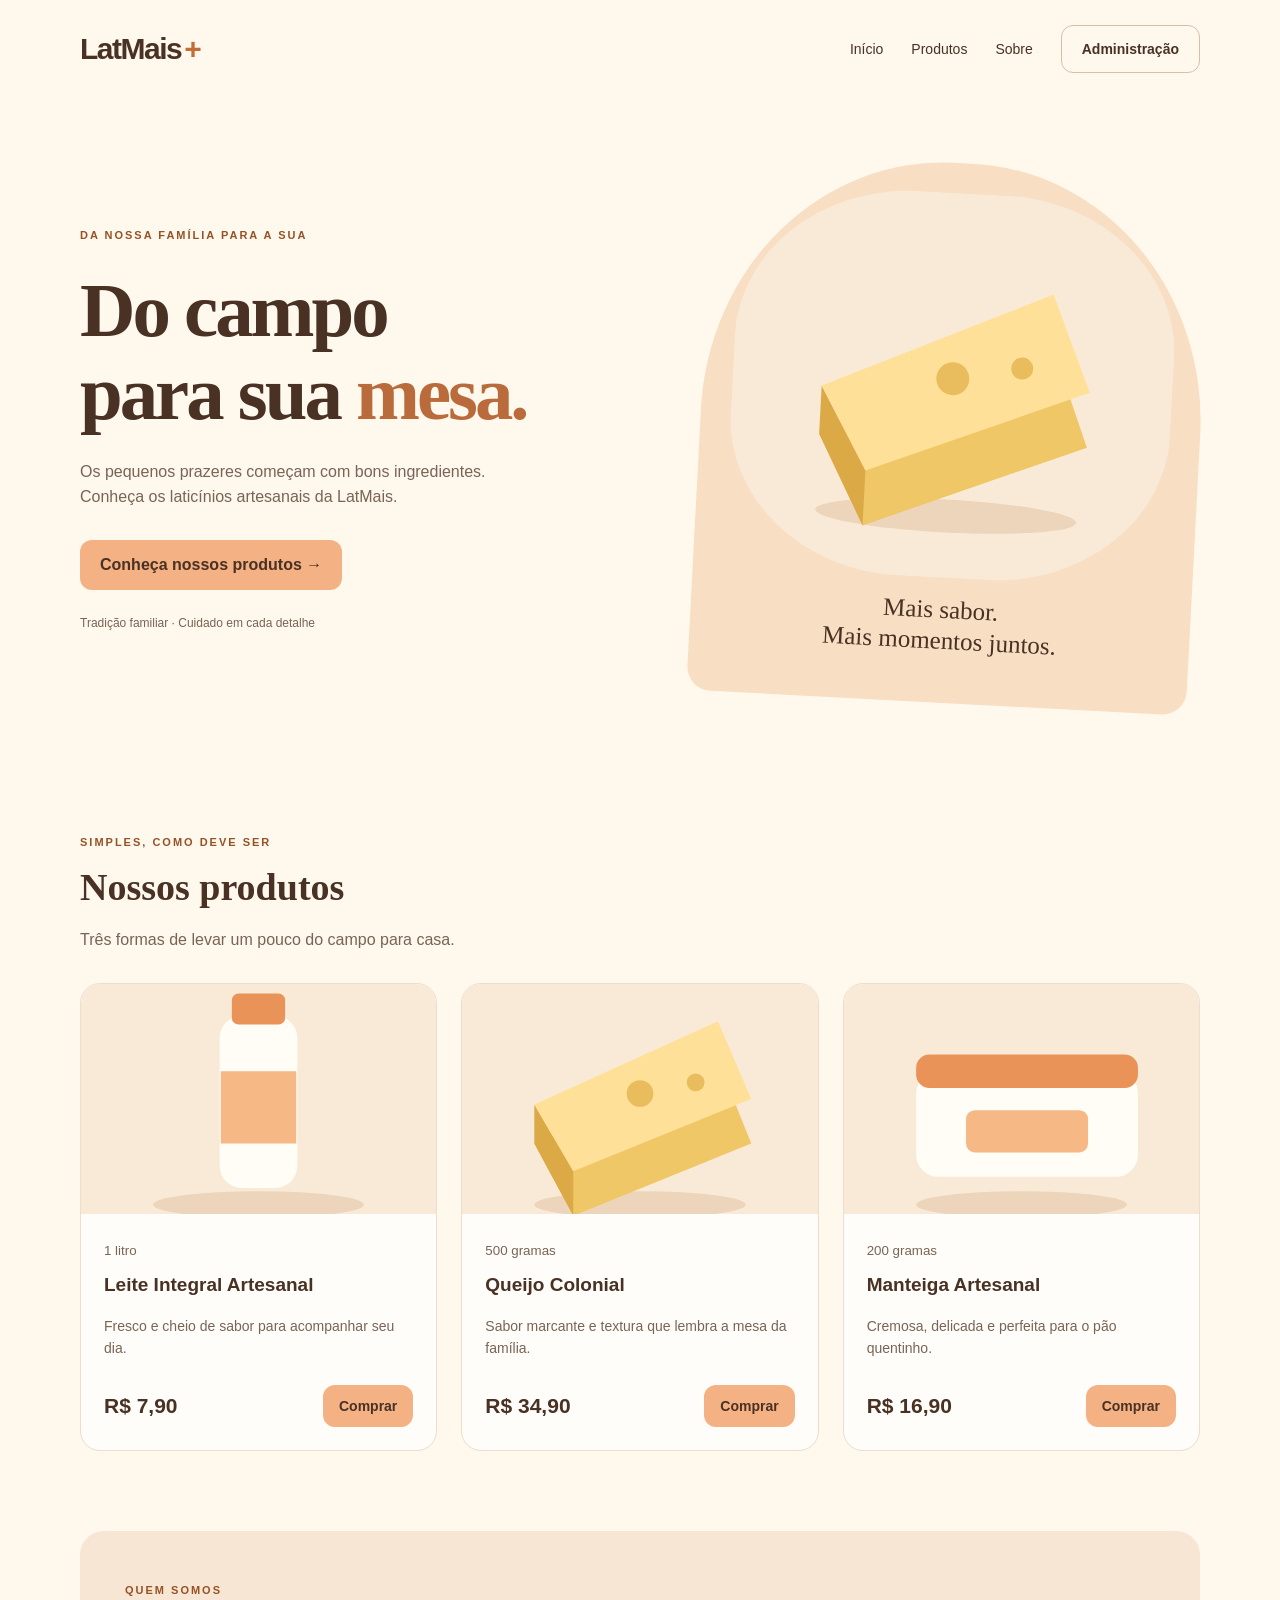
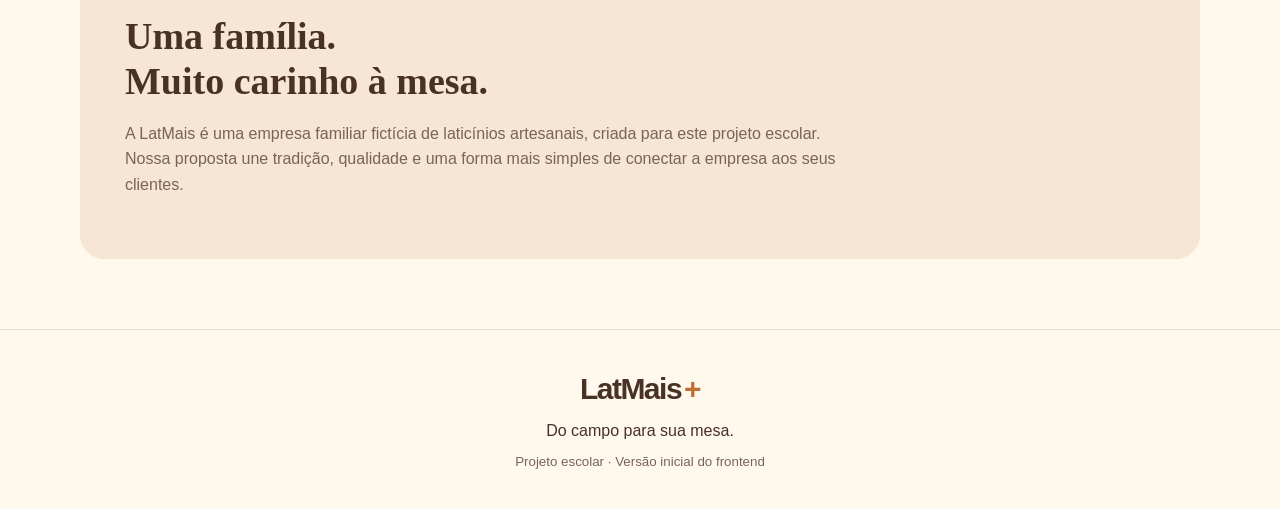
<file: index.html>
<!DOCTYPE html>
<html lang="pt-BR">
<head>
    <meta charset="UTF-8">
    <meta name="viewport" content="width=device-width, initial-scale=1.0">
    <meta name="description" content="LatMais: laticínios artesanais de uma empresa familiar.">
    <title>LatMais | Do campo para sua mesa</title>
    <link rel="stylesheet" href="css/style.css">
    <script src="js/script.js" defer></script>
</head>
<body>
    <header class="cabecalho">
        <a class="marca" href="#inicio" aria-label="LatMais início">LatMais<span>+</span></a>
        <nav aria-label="Menu principal">
            <a href="#inicio">Início</a><a href="#produtos">Produtos</a><a href="#sobre">Sobre</a>
            <button class="botao-secundario" type="button" id="admin">Administração</button>
        </nav>
    </header>
    <main>
        <section id="inicio" class="apresentacao">
            <div><span class="etiqueta">DA NOSSA FAMÍLIA PARA A SUA</span>
                <h1>Do campo<br>para sua <em>mesa.</em></h1>
                <p>Os pequenos prazeres começam com bons ingredientes. Conheça os laticínios artesanais da LatMais.</p>
                <a class="botao" href="#produtos">Conheça nossos produtos →</a>
                <p class="detalhe">Tradição familiar · Cuidado em cada detalhe</p>
            </div>
            <div class="destaque"><img src="imagens/queijo.svg" alt="Ilustração do queijo colonial LatMais"><span>Mais sabor.<br>Mais momentos juntos.</span></div>
        </section>
        <section id="produtos" class="secao">
            <span class="etiqueta">SIMPLES, COMO DEVE SER</span>
            <h2>Nossos produtos</h2>
            <p>Três formas de levar um pouco do campo para casa.</p>
            <div class="lista-produtos"><article class="produto"><img src="imagens/leite.svg" alt="Ilustração de Leite Integral Artesanal" width="320" height="280"><div class="conteudo"><small>1 litro</small><h3>Leite Integral Artesanal</h3><p>Fresco e cheio de sabor para acompanhar seu dia.</p><div class="compra"><strong>R$ 7,90</strong><button type="button" data-produto="Leite Integral Artesanal">Comprar</button></div></div></article><article class="produto"><img src="imagens/queijo.svg" alt="Ilustração de Queijo Colonial" width="320" height="280"><div class="conteudo"><small>500 gramas</small><h3>Queijo Colonial</h3><p>Sabor marcante e textura que lembra a mesa da família.</p><div class="compra"><strong>R$ 34,90</strong><button type="button" data-produto="Queijo Colonial">Comprar</button></div></div></article><article class="produto"><img src="imagens/manteiga.svg" alt="Ilustração de Manteiga Artesanal" width="320" height="280"><div class="conteudo"><small>200 gramas</small><h3>Manteiga Artesanal</h3><p>Cremosa, delicada e perfeita para o pão quentinho.</p><div class="compra"><strong>R$ 16,90</strong><button type="button" data-produto="Manteiga Artesanal">Comprar</button></div></div></article></div>
        </section>
        <section id="sobre" class="sobre">
            <span class="etiqueta">QUEM SOMOS</span><h2>Uma família.<br>Muito carinho à mesa.</h2>
            <p>A LatMais é uma empresa familiar fictícia de laticínios artesanais, criada para este projeto escolar. Nossa proposta une tradição, qualidade e uma forma mais simples de conectar a empresa aos seus clientes.</p>
        </section>
    </main>
    <footer><a class="marca" href="#inicio">LatMais<span>+</span></a><p>Do campo para sua mesa.</p><small>Projeto escolar · Versão inicial do frontend</small></footer>
    <dialog id="aviso"><h2 id="aviso-titulo">Em construção</h2><p id="aviso-texto"></p><form method="dialog"><button>Entendi</button></form></dialog>
</body>
</html>
</file>
<file: css/style.css>
/* Cores reutilizáveis: altere aqui para mudar a identidade do site. */
:root { --creme: #fff8ed; --laranja: #f4b184; --marrom: #493124; --suave: #796455; }
/* border-box inclui borda e padding no tamanho dos elementos. */
* { box-sizing: border-box; }
html { scroll-behavior: smooth; scroll-padding-top: 24px; }
body { margin: 0; background: var(--creme); color: var(--marrom); font-family: Arial, sans-serif; line-height: 1.6; }
a { color: inherit; text-decoration: none; }
button, .botao { font: inherit; cursor: pointer; background: var(--laranja); border: 0; border-radius: 12px; padding: 12px 20px; color: var(--marrom); font-weight: bold; display: inline-block; }
button:hover, .botao:hover { background: #eca16c; }
a:focus-visible, button:focus-visible { outline: 3px solid #875033; outline-offset: 5px; }
.cabecalho { max-width: 1180px; margin: auto; padding: 25px 30px; display: flex; justify-content: space-between; align-items: center; gap: 25px; }
.marca { font-size: 30px; font-weight: 900; letter-spacing: -1.5px; }
.marca span { color: #c36e36; padding-left: 3px; }
nav { display: flex; align-items: center; gap: 28px; font-size: 14px; }
.botao-secundario { background: transparent; border: 1px solid #d8bfaa; }
.apresentacao { max-width: 1180px; margin: auto; padding: 65px 30px 80px; display: grid; grid-template-columns: 1.1fr 1fr; gap: 70px; align-items: center; }
.etiqueta { font-size: 11px; font-weight: bold; letter-spacing: 2px; color: #965126; }
h1 { font-family: Georgia, serif; font-size: clamp(46px, 6vw, 78px); line-height: 1.08; letter-spacing: -3px; margin: 23px 0; }
h1 em { font-style: normal; color: #b96b3b; }
.apresentacao p { max-width: 420px; color: var(--suave); }
.apresentacao .botao { margin-top: 14px; }
.detalhe { font-size: 12px; margin-top: 24px; }
.destaque { background: #f8dfc4; padding: 30px; border-radius: 48% 48% 24px 24px; text-align: center; transform: rotate(3deg); }
.destaque img { width: 100%; display: block; border-radius: 40%; }
.destaque span { display: block; font-family: Georgia, serif; font-size: 25px; line-height: 1.25; padding: 16px; }
.secao { max-width: 1180px; margin: auto; padding: 45px 30px 80px; }
h2 { font-family: Georgia, serif; font-size: 38px; line-height: 1.2; margin: 12px 0; }
.secao > p { color: var(--suave); margin-bottom: 30px; }
/* Grid distribui os três cards em colunas iguais. */
.lista-produtos { display: grid; grid-template-columns: repeat(3, 1fr); gap: 24px; }
.produto { background: #fffdf9; border: 1px solid #edddcc; border-radius: 20px; overflow: hidden; }
.produto img { width: 100%; height: 230px; object-fit: cover; display: block; }
.conteudo { padding: 23px; }
.conteudo small { color: var(--suave); }
h3 { font-size: 19px; margin: 8px 0; }
.conteudo p { color: var(--suave); font-size: 14px; min-height: 48px; }
.compra { display: flex; justify-content: space-between; align-items: center; gap: 12px; margin-top: 22px; }
.compra strong { font-size: 21px; }
.compra button { padding: 10px 16px; font-size: 14px; }
.sobre { max-width: 1120px; margin: 0 auto 70px; background: #f7e6d4; border-radius: 24px; padding: 45px; }
.sobre p { max-width: 730px; color: var(--suave); }
footer { text-align: center; border-top: 1px solid #edddcc; padding: 35px 20px; }
footer p { margin: 5px; }
footer small { color: var(--suave); }
dialog { border: 1px solid #edddcc; border-radius: 20px; padding: 30px; max-width: 460px; width: calc(100% - 40px); color: var(--marrom); background: var(--creme); }
dialog h2 { font-size: 28px; }
dialog::backdrop { background: #49312470; }
/* Em telas pequenas, as colunas viram uma única coluna. */
@media (max-width: 800px) { .cabecalho { flex-direction: column; } nav { flex-wrap: wrap; justify-content: center; gap: 18px; } .apresentacao { grid-template-columns: 1fr; gap: 35px; padding-top: 35px; } .destaque { max-width: 380px; width: 100%; margin: auto; } .lista-produtos { grid-template-columns: 1fr; } .produto img { height: 260px; object-fit: contain; background: #f9ead8; } .sobre { margin: 0 20px 45px; padding: 28px; } }
@media (prefers-reduced-motion: reduce) { html { scroll-behavior: auto; } }
</file>
